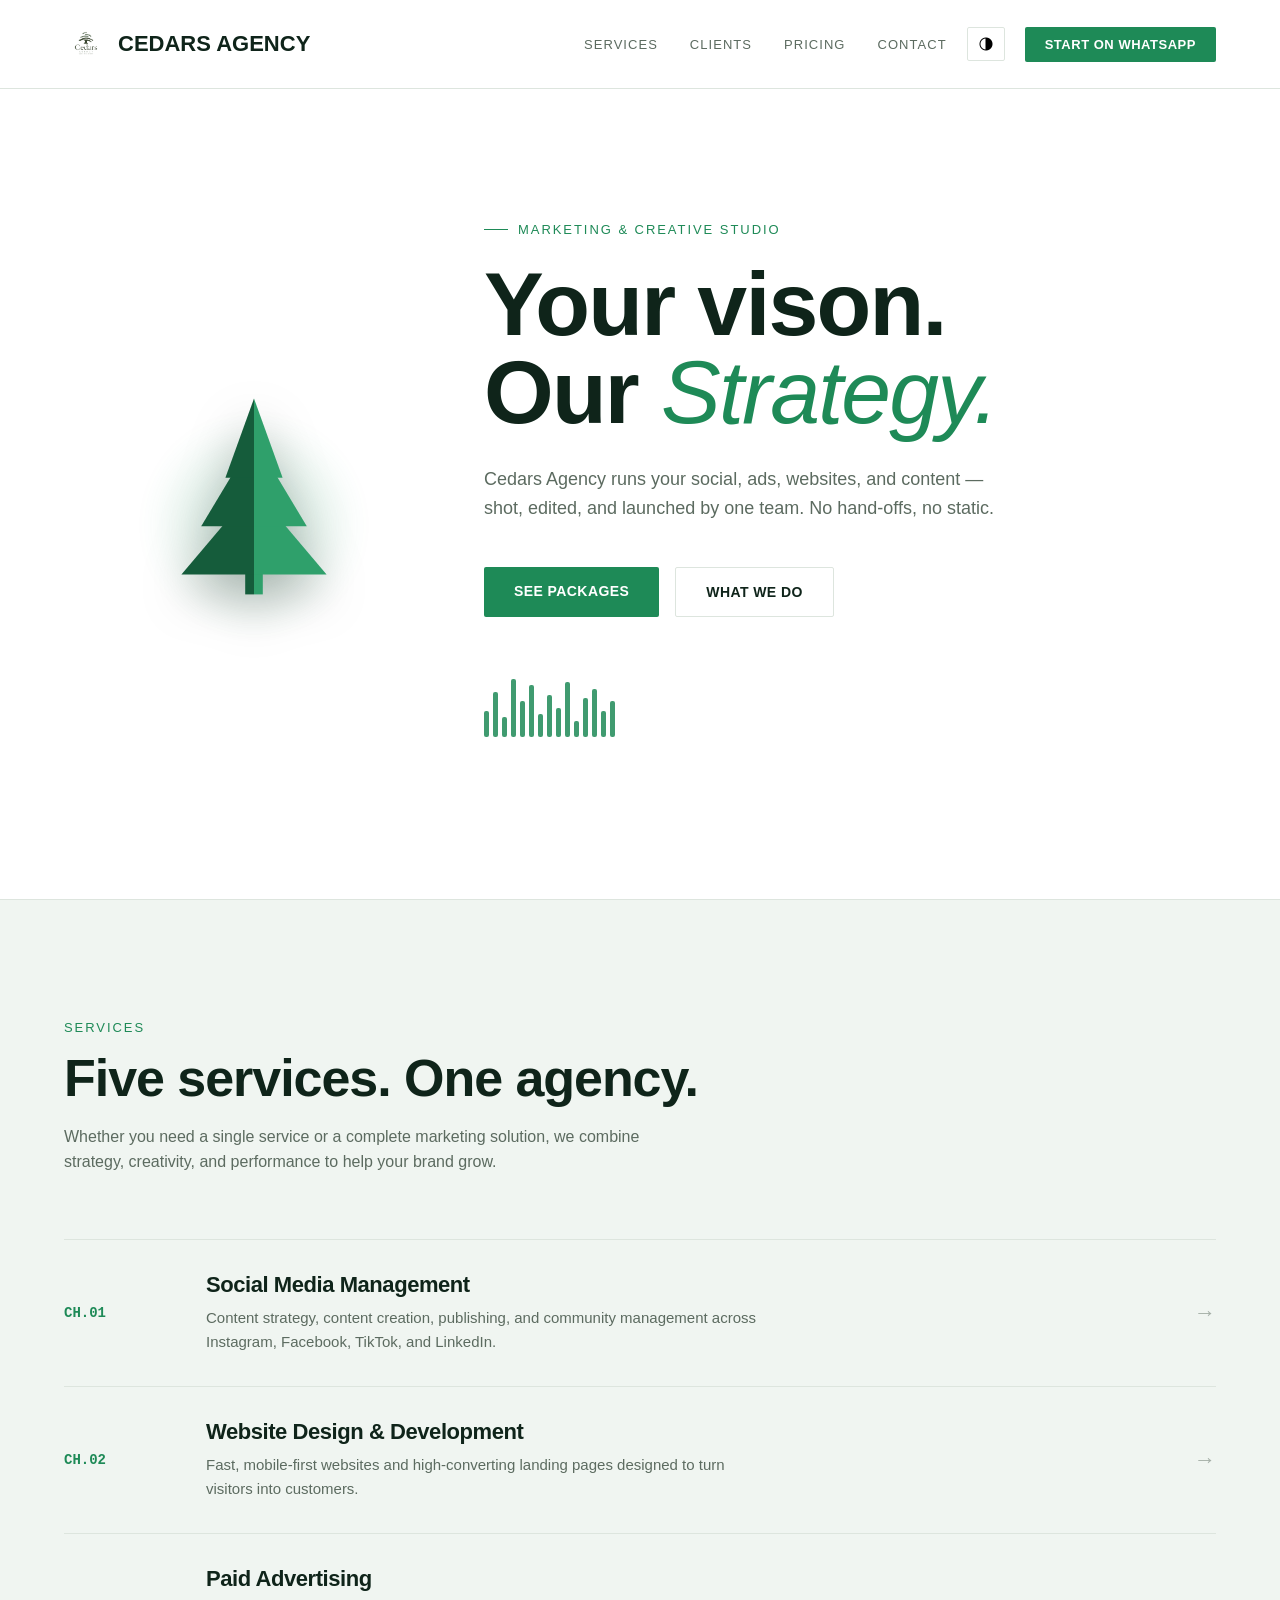
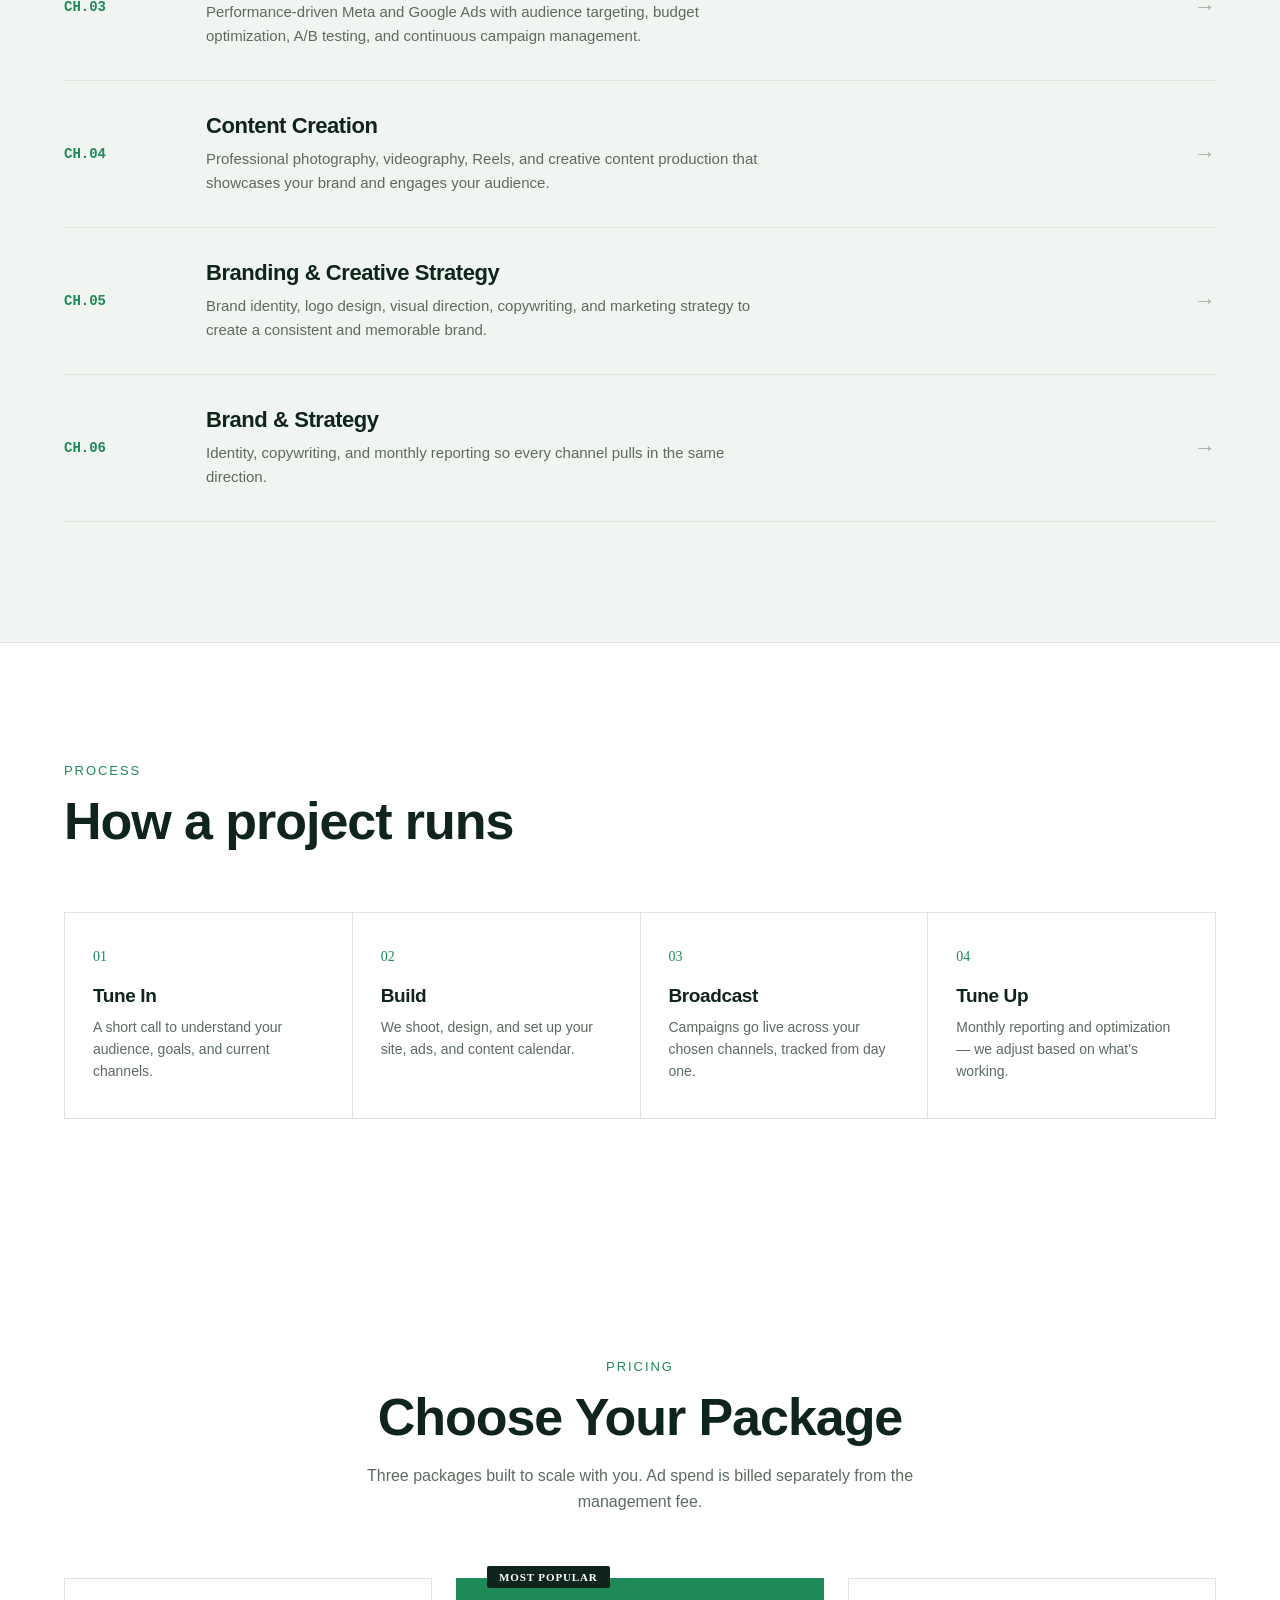
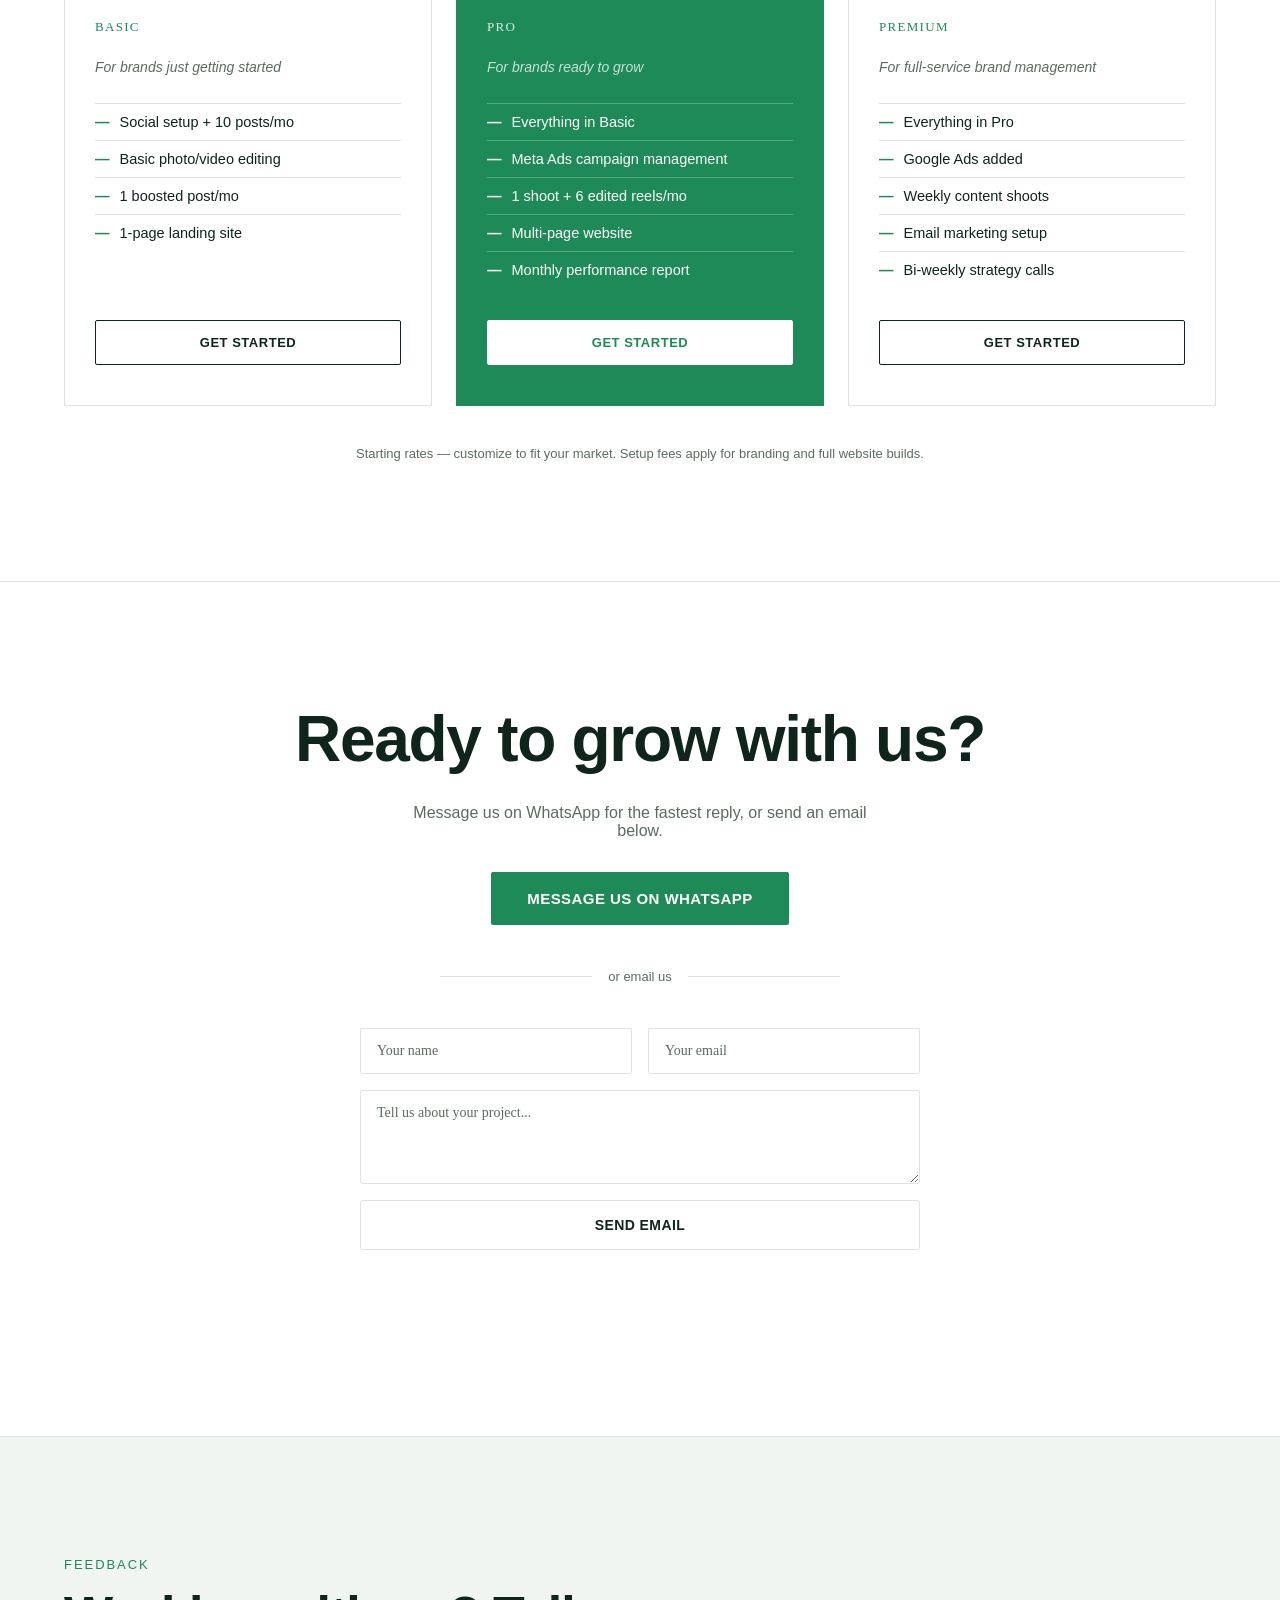
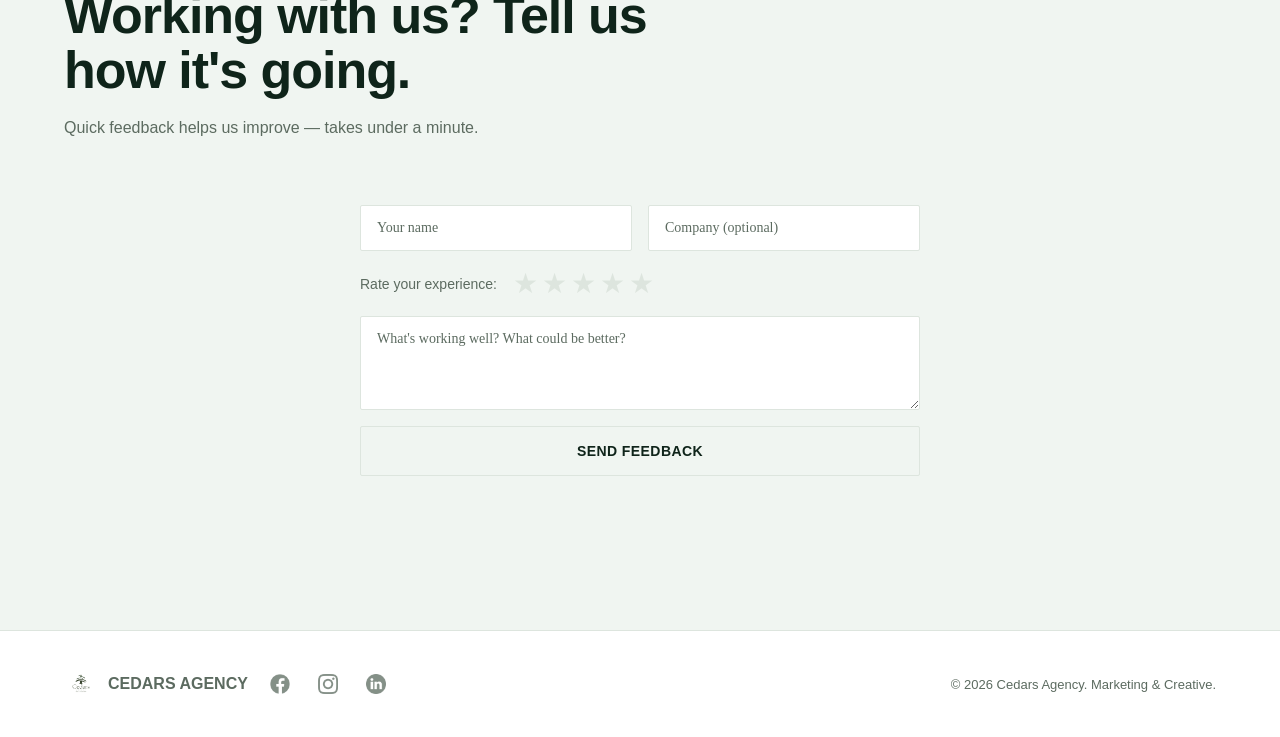
<file: index.html>
<!DOCTYPE html>
<html lang="en" dir="ltr" class="is-loading">

<head>
  <meta charset="UTF-8">
  <meta name="viewport"
    content="width=device-width, initial-scale=1.0, maximum-scale=1.0, minimum-scale=1.0, user-scalable=no">
  <title>Cedars Agency — Marketing & Creative Studio in Lebanon</title>

  <!-- ============================================================
  SEO — basic on-page tags.
  IMPORTANT: replace "https://www.cedarsagency.com/" everywhere
  below with your real domain once you have one (canonical, OG,
  Twitter, and the JSON-LD "url" field, plus robots.txt/sitemap.xml).
============================================================= -->
  <meta name="description"
    content="Cedars Agency is a full-service marketing and creative studio in Lebanon — Meta & social management, websites, ad campaigns, boosts, photography, video, and editing, all from one team.">
  <meta name="robots" content="index, follow">
  <link rel="canonical" href="https://www.cedarsagency.com/">
  <link rel="icon" type="image/png" href="logo/cedars-icon.png">
  <link rel="apple-touch-icon" href="logo/cedars-icon-apple.png">

  <meta property="og:type" content="website">
  <meta property="og:site_name" content="Cedars Agency">
  <meta property="og:title" content="Cedars Agency — Marketing & Creative Studio in Lebanon">
  <meta property="og:description"
    content="Meta & social, websites, ads & boosts, photo/video shooting and editing — one team, rooted in Lebanon.">
  <meta property="og:image" content="https://www.cedarsagency.com/logo/cedars-logo.png">
  <meta property="og:image:width" content="500">
  <meta property="og:image:height" content="500">
  <meta property="og:image:alt" content="Cedars Agency logo">
  <meta property="og:url" content="https://www.cedarsagency.com/">
  <meta property="og:locale" content="en">

  <meta name="theme-color" content="#FFFFFF" id="themeColorMeta">
  <link rel="manifest" href="manifest.json">

  <meta name="twitter:card" content="summary_large_image">
  <meta name="twitter:title" content="Cedars Agency — Marketing & Creative Studio in Lebanon">
  <meta name="twitter:description"
    content="Meta & social, websites, ads & boosts, photo/video shooting and editing — one team, rooted in Lebanon.">
  <meta name="twitter:image" content="https://www.cedarsagency.com/logo/cedars-logo.png">
  <meta name="twitter:image:alt" content="Cedars Agency logo">

  <!-- Structured data: helps Google understand this is a real local business -->
  <script type="application/ld+json">
{
  "@context": "https://schema.org",
  "@type": "MarketingAgency",
  "name": "Cedars Agency",
  "url": "https://www.cedarsagency.com/",
  "logo": "https://www.cedarsagency.com/logo/cedars-logo.png",
  "image": "https://www.cedarsagency.com/logo/cedars-logo.png",
  "areaServed": "LB",
  "description": "Full-service marketing and creative studio in Lebanon offering Meta & social management, websites, ad campaigns, boosts, photography, video, and editing.",
  "contactPoint": {
    "@type": "ContactPoint",
    "telephone": "+961-70-332-115",
    "contactType": "customer service",
    "areaServed": "LB"
  },
  "sameAs": []
}
</script>

  <!-- ============================================================
  SECURITY: Content-Security-Policy
  Only allow scripts/styles/fonts/connections from trusted origins.
  No third-party JS libraries are loaded — the 3D/animation effects
  below are pure CSS + vanilla JS, so script-src stays locked to 'self'.
============================================================= -->
  <meta http-equiv="Content-Security-Policy" content="default-src 'self';
           style-src 'self' 'unsafe-inline' https://fonts.googleapis.com;
           font-src https://fonts.gstatic.com;
           img-src 'self' data:;
           script-src 'self';
           connect-src 'self' https://formspree.io;
           frame-ancestors 'none';
           base-uri 'self';
           form-action 'self' https://formspree.io https://wa.me;">
  <meta http-equiv="X-Content-Type-Options" content="nosniff">
  <meta name="referrer" content="strict-origin-when-cross-origin">

  <link rel="preconnect" href="https://fonts.googleapis.com">
  <link rel="preconnect" href="https://fonts.gstatic.com" crossorigin>
  <link
    href="https://fonts.googleapis.com/css2?family=Space+Grotesk:wght@400;500;600;700&family=Inter:wght@400;500;600;700&family=IBM+Plex+Mono:wght@400;500;600&family=IBM+Plex+Sans+Arabic:wght@400;500;600;700&display=swap"
    rel="stylesheet">
  <link rel="stylesheet" href="styles.css">
  <noscript>
    <style>
      #preloader { display: none !important; }
      html.is-loading, html.is-loading body { overflow: auto !important; }
    </style>
  </noscript>
</head>

<body>

  <div id="preloader" aria-hidden="true">
    <div class="preloader-inner">
      <span class="preloader-ring"></span>
      <img class="preloader-logo" src="logo/cedars-logo.png" alt="">
    </div>
  </div>

  <header>
    <nav>
      <div class="logo">
        <img class="logo-mark" src="logo/cedars-logo.png" alt="Cedars Agency — Marketing & Growth">
        <span data-i18n="brand">CEDARS AGENCY</span>
      </div>
      <div class="nav-links">
        <ul>
          <li><a href="#channels" data-i18n="nav_services">Services</a></li>
          <li><a href="#clients" data-i18n="nav_clients">Clients</a></li>
          <li><a href="#pricing" data-i18n="nav_pricing">Pricing</a></li>
          <li><a href="#contact" data-i18n="nav_contact">Contact</a></li>
        </ul>
        <button id="themeToggle" class="theme-btn" type="button" aria-label="Toggle dark/light mode">
          <img class="theme-icon" src="icons/dark-mode.png" alt="">
        </button>
        <a id="nav-whatsapp" href="#" target="_blank" rel="noopener noreferrer" class="nav-cta"
          data-i18n="start_whatsapp">Start on WhatsApp</a>
      </div>
      <button class="menu-btn" id="menuBtn" aria-label="Open menu" aria-expanded="false">☰</button>
    </nav>

    <!-- Mobile menu -->
    <div class="mobile-menu" id="mobileMenu">
      <a href="#channels" data-i18n="nav_services">Services</a>
      <a href="#clients" data-i18n="nav_clients">Clients</a>
      <a href="#pricing" data-i18n="nav_pricing">Pricing</a>
      <a href="#contact" data-i18n="nav_contact">Contact</a>
      <button id="themeToggleMobile" class="theme-btn" type="button" aria-label="Toggle dark/light mode">
        <img class="theme-icon" src="icons/dark-mode.png" alt=""> <span data-i18n="toggle_theme">Theme</span>
      </button>
      <a id="mobile-whatsapp" href="#" target="_blank" rel="noopener noreferrer" class="nav-cta"
        data-i18n="start_whatsapp">Start on WhatsApp</a>
    </div>
  </header>

  <main>
    <section class="hero">
      <!-- ============================================================
    "3D" hero visual — pure CSS 3D transforms, no libraries.
    A layered, two-tone cedar silhouette (left half shaded darker,
    right half lighter, like sunlight from one side) gently sways
    on its Y axis inside a perspective container — reads as a
    dimensional cedar tree, not a flat icon.
  ============================================================= -->
      <div class="cedar-wrap" aria-hidden="true">
        <div class="cedar-glow"></div>
        <svg class="cedar-3d" viewBox="0 0 200 220" xmlns="http://www.w3.org/2000/svg">
          <!-- trunk -->
          <rect class="cedar-trunk-l" x="92" y="192" width="8" height="22" />
          <rect class="cedar-trunk-r" x="100" y="192" width="8" height="22" />
          <!-- bottom tier -->
          <polygon class="cedar-l" points="100,118 34,196 100,196" />
          <polygon class="cedar-r" points="100,118 100,196 166,196" />
          <!-- middle tier -->
          <polygon class="cedar-l" points="100,72 52,152 100,152" />
          <polygon class="cedar-r" points="100,72 100,152 148,152" />
          <!-- top tier -->
          <polygon class="cedar-l" points="100,36 74,108 100,108" />
          <polygon class="cedar-r" points="100,36 100,108 126,108" />
        </svg>
      </div>

      <div class="hero-content">
        <div class="hero-eyebrow" data-i18n="hero_eyebrow">Marketing &amp; Creative Studio</div>
        <h1><span data-i18n="hero_h1_line1">Your vison.</span><br><span data-i18n="hero_h1_line2">Our</span>
          <span class="accent" data-i18n="hero_h1_accent">Strategy.</span>
        </h1>
        <p class="hero-sub" data-i18n="hero_sub">Cedars Agency runs your social, ads, websites, and content — shot,
          edited, and launched by one team. No hand-offs, no static.</p>
        <div class="hero-actions">
          <a href="#pricing" class="btn-primary" data-i18n="see_packages">See Packages</a>
          <a href="#channels" class="btn-secondary" data-i18n="what_we_do">What We Do</a>
        </div>
        <div class="waveform" aria-hidden="true">
          <span style="height:40%;animation-delay:0s"></span>
          <span style="height:70%;animation-delay:0.1s"></span>
          <span style="height:30%;animation-delay:0.2s"></span>
          <span style="height:90%;animation-delay:0.3s"></span>
          <span style="height:55%;animation-delay:0.4s"></span>
          <span style="height:80%;animation-delay:0.5s"></span>
          <span style="height:35%;animation-delay:0.6s"></span>
          <span style="height:65%;animation-delay:0.7s"></span>
          <span style="height:45%;animation-delay:0.8s"></span>
          <span style="height:85%;animation-delay:0.9s"></span>
          <span style="height:25%;animation-delay:1s"></span>
          <span style="height:60%;animation-delay:1.1s"></span>
          <span style="height:75%;animation-delay:1.2s"></span>
          <span style="height:40%;animation-delay:1.3s"></span>
          <span style="height:55%;animation-delay:1.4s"></span>
        </div>
      </div>
    </section>

    <section class="channels" id="channels">
      <div class="section-head reveal">
        <span class="eyebrow" data-i18n="services_eyebrow">Services</span>
        <h2 data-i18n="services_h2">Five services. One agency.</h2>
        <p data-i18n="services_p">Whether you need a single service or a complete marketing solution, we combine
          strategy, creativity, and performance to help your brand grow.</p>
      </div>
      <div class="channel-list">
        <div class="channel reveal">
          <div class="channel-code mono">CH.01</div>
          <div class="channel-body">
            <h3 data-i18n="ch1_title">Social Media Management</h3>
            <p data-i18n="ch1_desc">Content strategy, content creation, publishing, and community management across
              Instagram, Facebook, TikTok, and LinkedIn.</p>
          </div>
          <div class="channel-arrow">→</div>
        </div>
        <div class="channel reveal">
          <div class="channel-code mono">CH.02</div>
          <div class="channel-body">
            <h3 data-i18n="ch2_title">Website Design &amp; Development</h3>
            <p data-i18n="ch2_desc">Fast, mobile-first websites and high-converting landing pages designed to turn
              visitors into customers.</p>
          </div>
          <div class="channel-arrow">→</div>
        </div>
        <div class="channel reveal">
          <div class="channel-code mono">CH.03</div>
          <div class="channel-body">
            <h3 data-i18n="ch3_title">Paid Advertising</h3>
            <p data-i18n="ch3_desc">Performance-driven Meta and Google Ads with audience targeting, budget optimization,
              A/B testing, and continuous campaign management.</p>
          </div>
          <div class="channel-arrow">→</div>
        </div>
        <div class="channel reveal">
          <div class="channel-code mono">CH.04</div>
          <div class="channel-body">
            <h3 data-i18n="ch4_title">Content Creation</h3>
            <p data-i18n="ch4_desc">Professional photography, videography, Reels, and creative content production that
              showcases your brand and engages your audience.</p>
          </div>
          <div class="channel-arrow">→</div>
        </div>
        <div class="channel reveal">
          <div class="channel-code mono">CH.05</div>
          <div class="channel-body">
            <h3 data-i18n="ch5_title">Branding &amp; Creative Strategy</h3>
            <p data-i18n="ch5_desc">Brand identity, logo design, visual direction, copywriting, and marketing strategy
              to create a consistent and memorable brand.</p>
          </div>
          <div class="channel-arrow">→</div>
        </div>
        <div class="channel reveal">
          <div class="channel-code mono">CH.06</div>
          <div class="channel-body">
            <h3 data-i18n="ch6_title">Brand &amp; Strategy</h3>
            <p data-i18n="ch6_desc">Identity, copywriting, and monthly reporting so every channel pulls in the same
              direction.</p>
          </div>
          <div class="channel-arrow">→</div>
        </div>
      </div>
    </section>

    <section id="process">
      <div class="section-head reveal">
        <span class="eyebrow" data-i18n="process_eyebrow">Process</span>
        <h2 data-i18n="process_h2">How a project runs</h2>
      </div>
      <div class="process-grid">
        <div class="process-step reveal">
          <span class="num mono">01</span>
          <h3 data-i18n="proc1_title">Tune In</h3>
          <p data-i18n="proc1_desc">A short call to understand your audience, goals, and current channels.</p>
        </div>
        <div class="process-step reveal">
          <span class="num mono">02</span>
          <h3 data-i18n="proc2_title">Build</h3>
          <p data-i18n="proc2_desc">We shoot, design, and set up your site, ads, and content calendar.</p>
        </div>
        <div class="process-step reveal">
          <span class="num mono">03</span>
          <h3 data-i18n="proc3_title">Broadcast</h3>
          <p data-i18n="proc3_desc">Campaigns go live across your chosen channels, tracked from day one.</p>
        </div>
        <div class="process-step reveal">
          <span class="num mono">04</span>
          <h3 data-i18n="proc4_title">Tune Up</h3>
          <p data-i18n="proc4_desc">Monthly reporting and optimization — we adjust based on what's working.</p>
        </div>
      </div>
    </section>

    <!--- <section class="clients" id="clients">
      <div class="section-head reveal">
        <span class="eyebrow" data-i18n="clients_eyebrow">Our Clients</span>
        <h2 data-i18n="clients_h2">Growing with Cedars Agency</h2>
        <p data-i18n="clients_p">A few of the brands we've built pages, campaigns, and content for.</p>
      </div>
      <div class="client-grid" id="clientGrid">
         Duplicate this block for each client. Replace href, name, and description. 
        </div>
    </section> -->

    <section class="pricing" id="pricing">
      <div class="section-head reveal" style="margin-left:auto;margin-right:auto;text-align:center;">
        <span class="eyebrow" data-i18n="pricing_eyebrow">Pricing</span>
        <h2 data-i18n="pricing_h2">Choose Your Package</h2>
        <p data-i18n="pricing_p">Three packages built to scale with you. Ad spend is billed separately from the
          management fee.</p>
      </div>
      <div class="tiers">
        <div class="tier tilt reveal">
          <div class="tier-label mono" data-i18n="tier_basic_label">Basic</div>
          <div class="tier-desc" data-i18n="tier_basic_desc">For brands just getting started</div>
          <ul class="tier-features">
            <li data-i18n="basic_f1">Social setup + 10 posts/mo</li>
            <li data-i18n="basic_f2">Basic photo/video editing</li>
            <li data-i18n="basic_f3">1 boosted post/mo</li>
            <li data-i18n="basic_f4">1-page landing site</li>
          </ul>
          <a href="#" class="tier-cta whatsapp-link" data-msg="Hi Cedars Agency, I'm interested in the Basic package."
            target="_blank" rel="noopener noreferrer" data-i18n="get_started">Get Started</a>
        </div>
        <div class="tier featured tilt reveal">
          <div class="tier-badge" data-i18n="most_popular">Most Popular</div>
          <div class="tier-label mono" data-i18n="tier_pro_label">Pro</div>
          <div class="tier-desc" data-i18n="tier_pro_desc">For brands ready to grow</div>
          <ul class="tier-features">
            <li data-i18n="pro_f1">Everything in Basic</li>
            <li data-i18n="pro_f2">Meta Ads campaign management</li>
            <li data-i18n="pro_f3">1 shoot + 6 edited reels/mo</li>
            <li data-i18n="pro_f4">Multi-page website</li>
            <li data-i18n="pro_f5">Monthly performance report</li>
          </ul>
          <a href="#" class="tier-cta whatsapp-link" data-msg="Hi Cedars Agency, I'm interested in the Pro package."
            target="_blank" rel="noopener noreferrer" data-i18n="get_started">Get Started</a>
        </div>
        <div class="tier tilt reveal">
          <div class="tier-label mono" data-i18n="tier_premium_label">Premium</div>
          <div class="tier-desc" data-i18n="tier_premium_desc">For full-service brand management</div>
          <ul class="tier-features">
            <li data-i18n="premium_f1">Everything in Pro</li>
            <li data-i18n="premium_f2">Google Ads added</li>
            <li data-i18n="premium_f3">Weekly content shoots</li>
            <li data-i18n="premium_f4">Email marketing setup</li>
            <li data-i18n="premium_f5">Bi-weekly strategy calls</li>
          </ul>
          <a href="#" class="tier-cta whatsapp-link" data-msg="Hi Cedars Agency, I'm interested in the Premium package."
            target="_blank" rel="noopener noreferrer" data-i18n="get_started">Get Started</a>
        </div>
      </div>
      <p class="pricing-note" data-i18n="pricing_note">Starting rates — customize to fit your market. Setup fees apply
        for branding and full website builds.</p>
    </section>

    <section class="contact" id="contact">
      <h2 data-i18n="contact_h2">Ready to grow with us?</h2>
      <p data-i18n="contact_p">Message us on WhatsApp for the fastest reply, or send an email below.</p>

      <a id="contact-whatsapp" href="#" target="_blank" rel="noopener noreferrer" class="btn-primary whatsapp-btn"
        data-i18n="message_whatsapp">
        Message us on WhatsApp
      </a>

      <div class="divider"><span data-i18n="or_email">or email us</span></div>

      <form id="contactForm" class="contact-form" action="https://formspree.io/f/xrewrvnk" method="POST"
        autocomplete="off">
        <input type="text" name="_gotcha" class="honeypot" tabindex="-1" autocomplete="off">
        <div class="form-row">
          <input type="text" name="name" data-i18n-placeholder="your_name" placeholder="Your name" required
            maxlength="80">
          <input type="email" name="email" data-i18n-placeholder="your_email" placeholder="Your email" required
            maxlength="120">
        </div>
        <textarea name="message" data-i18n-placeholder="tell_project" placeholder="Tell us about your project..."
          required maxlength="1000" rows="4"></textarea>
        <button type="submit" class="btn-secondary" style="width:100%;" data-i18n="send_email">Send Email</button>
        <p class="form-status" id="formStatus" role="status" aria-live="polite"></p>
      </form>
    </section>

    <section class="feedback" id="feedback">
      <div class="section-head reveal">
        <span class="eyebrow" data-i18n="feedback_eyebrow">Feedback</span>
        <h2 data-i18n="feedback_h2">Working with us? Tell us how it's going.</h2>
        <p data-i18n="feedback_p">Quick feedback helps us improve — takes under a minute.</p>
      </div>
      <form id="feedbackForm" class="feedback-form reveal" action="https://formspree.io/f/xrewrvnk" method="POST"
        autocomplete="off">
        <input type="text" name="_gotcha" class="honeypot" tabindex="-1" autocomplete="off">
        <div class="form-row">
          <input type="text" name="name" data-i18n-placeholder="your_name" placeholder="Your name" required
            maxlength="80">
          <input type="text" name="company" data-i18n-placeholder="company_optional" placeholder="Company (optional)"
            maxlength="80">
        </div>
        <div class="rating-row" role="radiogroup" aria-label="Rate your experience">
          <span class="rating-label" data-i18n="rate_experience">Rate your experience:</span>
          <div class="stars" id="starRating">
            <input type="radio" name="rating" value="5" id="r5"><label for="r5">★</label>
            <input type="radio" name="rating" value="4" id="r4"><label for="r4">★</label>
            <input type="radio" name="rating" value="3" id="r3"><label for="r3">★</label>
            <input type="radio" name="rating" value="2" id="r2"><label for="r2">★</label>
            <input type="radio" name="rating" value="1" id="r1"><label for="r1">★</label>
          </div>
        </div>
        <textarea name="feedback" data-i18n-placeholder="feedback_placeholder"
          placeholder="What's working well? What could be better?" required maxlength="1000" rows="4"></textarea>
        <button type="submit" class="btn-secondary" style="width:100%;" data-i18n="send_feedback">Send Feedback</button>
        <p class="form-status" id="feedbackStatus" role="status" aria-live="polite"></p>
      </form>
    </section>
  </main>

  <footer>
    <div class="logo" style="font-size:16px;">
      <img class="logo-mark logo-mark-sm" src="logo/cedars-logo.png" alt="Cedars Agency — Marketing & Growth">
      <span data-i18n="brand">CEDARS AGENCY</span>
    </div>
    <div class="social-links">
      <a href="https://facebook.com/YOUR_PAGE" target="_blank" rel="noopener noreferrer" aria-label="Facebook">
        <span class="social-icons"
          style="mask-image:url('icons/facebook.png'); -webkit-mask-image:url('icons/facebook.png');"></span>
      </a>
      <a href="https://instagram.com/YOUR_HANDLE" target="_blank" rel="noopener noreferrer" aria-label="Instagram">
        <span class="social-icons"
          style="mask-image:url('icons/instagram.png'); -webkit-mask-image:url('icons/instagram.png');"></span>
      </a>
      <a href="https://linkedin.com/company/YOUR_PAGE" target="_blank" rel="noopener noreferrer" aria-label="LinkedIn">
        <span class="social-icons"
          style="mask-image:url('icons/linkedin.png'); -webkit-mask-image:url('icons/linkedin.png');"></span>
      </a>
    </div>
    <div data-i18n="footer_text">© 2026 Cedars Agency. Marketing &amp; Creative.</div>
  </footer>


  <script src="theme.js"></script>
  <script src="script.js"></script>
  <script src="clients.js"></script>
</body>

</html>
</file>
<file: styles.css>
/* ============================================================
   THEME SYSTEM — green & white, light by day / dark by night.
   theme.js sets <html data-theme="light|dark">. All colors below
   are semantic variables so every section follows the theme
   automatically — nothing is hardcoded per-section.
============================================================= */
html[data-theme="light"] {
  --bg: #FFFFFF;
  --bg-alt: #F0F5F1;
  /* subtle green-tinted alt sections */
  --bg-card: #FFFFFF;
  --text: #0F241A;
  --text-muted: #5C6B60;
  --accent: #1E8A57;
  /* cool saturated green — pops on white */
  --accent-contrast: #FFFFFF;
  --line: #DDE5DE;
  --cedar-dark: #155C3B;
  --cedar-light: #2FA06B;
}

html[data-theme="dark"] {
  --bg: #0D1712;
  --bg-alt: #111F16;
  --bg-card: #16241A;
  --text: #F3F6F1;
  --text-muted: #93A599;
  --accent: #34D179;
  /* bright cool mint — pops on near-black */
  --accent-contrast: #08130D;
  --line: #22322A;
  --cedar-dark: #1B4B32;
  --cedar-light: #4BC98A;
}

* {
  margin: 0;
  padding: 0;
  box-sizing: border-box;
}

html {
  touch-action: pan-y;
}

/* backup for iOS Safari, which sometimes ignores user-scalable=no */
html {
  scroll-behavior: smooth;
}

html {
  overflow-x: hidden;
  max-width: 100%;
  overscroll-behavior-x: none;
}

body {
  overscroll-behavior-x: none;
  background: var(--bg);
  color: var(--text);
  font-family: 'Inter', sans-serif;
  overflow-x: hidden;
  transition: background .4s ease, color .4s ease;
}

h1,
h2,
h3,
.display {
  font-family: 'Space Grotesk', sans-serif;
  font-weight: 700;
  letter-spacing: -0.02em;
}

.mono {
  font-family: 'IBM Plex Mono', monospace;
  direction: ltr;
  unicode-bidi: isolate;
}

a {
  text-decoration: none;
  color: inherit;
}

::selection {
  background: var(--accent);
  color: var(--accent-contrast);
}



@media (prefers-reduced-motion: reduce) {
  * {
    animation-duration: 0.01ms !important;
    animation-iteration-count: 1 !important;
    transition-duration: 0.01ms !important;
  }
}

/* ============================================================
   PRELOADER — full-screen splash shown while the page loads.
   Pure CSS animation; script.js fades it out and removes it
   from the DOM once the window has finished loading.
============================================================= */
html.is-loading,
html.is-loading body {
  overflow: hidden;
}

#preloader {
  position: fixed;
  inset: 0;
  z-index: 1000;
  display: flex;
  align-items: center;
  justify-content: center;
  background: var(--bg);
  transition: opacity .5s ease, visibility .5s ease;
}

#preloader.preloader-hidden {
  opacity: 0;
  visibility: hidden;
  pointer-events: none;
}

.preloader-inner {
  position: relative;
  width: 96px;
  height: 96px;
  display: flex;
  align-items: center;
  justify-content: center;
}

.preloader-ring {
  position: absolute;
  inset: 0;
  border-radius: 50%;
  border: 3px solid var(--line);
  border-top-color: var(--accent);
  animation: preloader-spin 0.9s linear infinite;
}

.preloader-logo {
  width: 52px;
  height: 52px;
  object-fit: contain;
  animation: preloader-pulse 1.6s ease-in-out infinite;
}

@keyframes preloader-spin {
  to {
    transform: rotate(360deg);
  }
}

@keyframes preloader-pulse {

  0%,
  100% {
    transform: scale(1);
    opacity: 1;
  }

  50% {
    transform: scale(0.88);
    opacity: 0.7;
  }
}

/* NAV */
nav {
  position: fixed;
  top: 0;
  left: 0;
  right: 0;
  z-index: 100;
  display: flex;
  align-items: center;
  justify-content: space-between;
  padding: 22px 5%;
  background: color-mix(in srgb, var(--bg) 85%, transparent);
  backdrop-filter: blur(10px);
  border-bottom: 1px solid var(--line);
  transition: background .4s ease, border-color .4s ease;
  overflow: hidden;
  /* nav is position:fixed, so html/body's overflow-x:hidden can't contain it — this can */
  max-width: 100vw;
}

.logo {
  font-size: 22px;
  font-weight: 700;
  display: flex;
  align-items: center;
  gap: 10px;
  white-space: nowrap;
  min-width: 0;
  /* allows this flex child to shrink instead of forcing nav wider than the screen */
  overflow: hidden;
}

.logo span[data-i18n="brand"] {
  overflow: hidden;
  text-overflow: ellipsis;
  min-width: 0;
}

.logo-mark {
  height: 44px;
  width: auto;
  flex-shrink: 0;
  display: block;
}

.logo-mark-sm {
  height: 34px;
  width: auto;
}

/* This logo image has a fixed dark-green color with no light variant,
   so it has poor contrast against the dark-mode background (~1.9:1,
   below the 3:1 minimum for graphics). Give it a light backing plate
   in dark mode only, so the artwork stays untouched but stays visible. */
html[data-theme="dark"] .logo {
  background: #F7F5EF;
  padding: 6px 12px;
  border-radius: 8px;
  color: #0F241A;
  /* the plate is always light, so force dark text here regardless of theme */
}

.sr-only {
  position: absolute;
  width: 1px;
  height: 1px;
  padding: 0;
  margin: -1px;
  overflow: hidden;
  clip: rect(0, 0, 0, 0);
  white-space: nowrap;
  border: 0;
}

nav ul {
  display: flex;
  gap: 32px;
  list-style: none;
}

nav ul li a {
  font-size: 13px;
  letter-spacing: 0.08em;
  text-transform: uppercase;
  color: var(--text-muted);
  transition: color .2s;
}

nav ul li a:hover {
  color: var(--text);
}

nav ul li a:focus-visible,
a:focus-visible,
button:focus-visible {
  outline: 2px solid var(--accent);
  outline-offset: 4px;
}

.nav-links {
  display: flex;
  align-items: center;
  gap: 20px;
}

.nav-cta {
  background: var(--accent);
  color: var(--accent-contrast) !important;
  padding: 10px 20px;
  border-radius: 2px;
  font-weight: 600;
  font-size: 13px;
  letter-spacing: 0.04em;
  text-transform: uppercase;
  white-space: nowrap;
  transition: filter .2s;
}

.nav-cta:hover {
  filter: brightness(1.1);
}

.lang-btn,
.theme-btn {
  background: transparent;
  border: 1px solid var(--line);
  color: var(--text);
  padding: 8px 12px;
  font-size: 12px;
  letter-spacing: 0.04em;
  border-radius: 2px;
  cursor: pointer;
  font-family: 'IBM Plex Mono', monospace;
  white-space: nowrap;
  transition: border-color .2s;
}

.theme-btn {
  font-size: 15px;
  line-height: 1;
  padding: 8px 10px;
  display: inline-flex;
  align-items: center;
  gap: 8px;
}

.theme-icon {
  width: 16px;
  height: 16px;
  display: inline-block;
  vertical-align: middle;
  transition: filter .3s ease;
}

/* Icons are plain black shapes on a transparent background — invert
   them to white in dark mode so they stay visible on the dark bg. */
html[data-theme="dark"] .theme-icon {
  filter: invert(1);
}

.lang-btn:hover,
.theme-btn:hover {
  border-color: var(--accent);
}

.menu-btn {
  display: none;
  background: none;
  border: none;
  color: var(--text);
  font-size: 24px;
  cursor: pointer;
}

/* Mobile menu */
.mobile-menu {
  display: none;
  flex-direction: column;
  gap: 0;
  position: fixed;
  top: 73px;
  left: 0;
  right: 0;
  background: var(--bg);
  border-bottom: 1px solid var(--line);
  z-index: 99;
  padding: 8px 5% 20px;
}

.mobile-menu.open {
  display: flex;
}

.mobile-menu a {
  padding: 14px 0;
  border-bottom: 1px solid var(--line);
  font-size: 14px;
  text-transform: uppercase;
  letter-spacing: 0.06em;
  color: var(--text-muted);
}

.mobile-menu .lang-btn,
.mobile-menu .theme-btn {
  margin-top: 14px;
  text-align: center;
}

.mobile-menu a.nav-cta {
  text-align: center;
  margin-top: 14px;
  border-bottom: none;
}

/* HERO */
.hero {
  min-height: 100vh;
  display: flex;
  align-items: center;
  justify-content: space-between;
  gap: 40px;
  flex-wrap: wrap;
  padding: 140px 5% 80px;
  position: relative;
  border-bottom: 1px solid var(--line);
}

.hero-content {
  flex: 1 1 480px;
  position: relative;
  z-index: 2;
}

.hero-eyebrow {
  color: var(--accent);
  font-size: 13px;
  letter-spacing: 0.15em;
  text-transform: uppercase;
  margin-bottom: 24px;
  display: flex;
  align-items: center;
  gap: 10px;
}

.hero-eyebrow::before {
  content: '';
  width: 24px;
  height: 1px;
  background: var(--accent);
  flex-shrink: 0;
}

.hero h1 {
  font-size: clamp(44px, 7vw, 100px);
  line-height: 0.98;
  max-width: 900px;
}

.hero h1 .accent {
  color: var(--accent);
  font-style: italic;
  font-weight: 500;
}

.hero-sub {
  max-width: 520px;
  margin-top: 28px;
  font-size: 18px;
  color: var(--text-muted);
  line-height: 1.6;
}





.hero-actions {
  display: flex;
  gap: 16px;
  margin-top: 44px;
  flex-wrap: wrap;
}

.btn-primary {
  background: var(--accent);
  color: var(--accent-contrast);
  padding: 16px 30px;
  font-weight: 600;
  font-size: 14px;
  letter-spacing: 0.03em;
  text-transform: uppercase;
  border-radius: 2px;
  transition: transform .2s, filter .2s;
  display: inline-block;
  border: none;
  cursor: pointer;
}

.btn-primary:hover {
  filter: brightness(1.1);
  transform: translateY(-2px);
}

.btn-secondary {
  border: 1px solid var(--line);
  color: var(--text);
  padding: 16px 30px;
  font-weight: 600;
  font-size: 14px;
  letter-spacing: 0.03em;
  text-transform: uppercase;
  border-radius: 2px;
  transition: border-color .2s;
  display: inline-block;
  background: transparent;
  cursor: pointer;
}

.btn-secondary:hover {
  border-color: var(--text);
}

/* waveform */
.waveform {
  display: flex;
  align-items: flex-end;
  gap: 4px;
  height: 64px;
  margin-top: 56px;
}

.waveform span {
  width: 5px;
  background: var(--accent);
  border-radius: 2px;
  opacity: 0.85;
  animation: wave 1.4s ease-in-out infinite;
}

@keyframes wave {

  0%,
  100% {
    transform: scaleY(0.25);
  }

  50% {
    transform: scaleY(1);
  }
}

/* ============================================================
   3D CEDAR — pure CSS/SVG, no libraries.
   Each tier of the tree is split into a left (darker) and right
   (lighter) polygon, like sunlight falling on one side. The whole
   tree sways gently on its Y axis inside a perspective container,
   which reads as a dimensional object rather than a flat icon.
============================================================= */
.cedar-wrap {
  flex: 0 0 380px;
  width: 380px;
  height: 380px;
  display: flex;
  align-items: center;
  justify-content: center;
  perspective: 1200px;
  position: relative;
  z-index: 1;
}

.cedar-glow {
  position: absolute;
  left: 50%;
  top: 62%;
  width: 220px;
  height: 220px;
  margin: -110px;
  background: radial-gradient(circle, var(--cedar-light) 0%, transparent 70%);
  opacity: 0.25;
  filter: blur(10px);
  animation: cedar-glow-pulse 4s ease-in-out infinite;
}

@keyframes cedar-glow-pulse {

  0%,
  100% {
    opacity: 0.18;
    transform: scale(1);
  }

  50% {
    opacity: 0.32;
    transform: scale(1.08);
  }
}

.cedar-3d {
  width: 220px;
  height: 242px;
  transform-style: preserve-3d;
  animation: cedar-sway 6s ease-in-out infinite alternate;
  filter: drop-shadow(0 18px 24px rgba(0, 0, 0, 0.25));
}

@keyframes cedar-sway {
  0% {
    transform: rotateY(-16deg) rotateX(2deg);
  }

  100% {
    transform: rotateY(16deg) rotateX(-2deg);
  }
}

.cedar-l {
  fill: var(--cedar-dark);
}

.cedar-r {
  fill: var(--cedar-light);
}

.cedar-trunk-l {
  fill: var(--cedar-dark);
}

.cedar-trunk-r {
  fill: var(--cedar-light);
}

/* ============================================================
   DEFENSIVE OVERFLOW CONTAINMENT
   Belt-and-suspenders fix for a real (non-bounce) horizontal
   scroll that only shows up on real phones in Arabic mode and
   can't be reproduced on desktop. Rather than hunt for one exact
   element, clip overflow at every major layout container so
   nothing inside them — regardless of cause — can force the
   page wider than the screen.
============================================================= */
header,
main,
footer,
section {
  max-width: 100%;
  overflow-x: hidden;
}

/* section shared */
section {
  padding: 120px 5%;
}

.section-head {
  max-width: 640px;
  margin-bottom: 64px;
}

.eyebrow {
  color: var(--accent);
  font-size: 13px;
  letter-spacing: 0.15em;
  text-transform: uppercase;
  margin-bottom: 16px;
  display: block;
}

.section-head h2 {
  font-size: clamp(32px, 4.5vw, 52px);
  line-height: 1.05;
}

.section-head p {
  color: var(--text-muted);
  margin-top: 18px;
  font-size: 16px;
  line-height: 1.6;
}

/* ============================================================
   SCROLL-REVEAL
============================================================= */
.reveal {
  opacity: 0;
  transform: translateY(28px);
  transition: opacity .7s ease, transform .7s ease;
}

.reveal.in-view {
  opacity: 1;
  transform: translateY(0);
}

/* CHANNELS (services) */
.channels {
  border-bottom: 1px solid var(--line);
  background: var(--bg-alt);
}

.channel-list {
  border-top: 1px solid var(--line);
}

.channel {
  display: grid;
  grid-template-columns: 110px 1fr 40px;
  align-items: center;
  gap: 32px;
  padding: 32px 0;
  border-bottom: 1px solid var(--line);
  transition: padding-inline-start .3s, background .3s;
  cursor: default;
}

.channel:hover {
  padding-inline-start: 16px;
  background: color-mix(in srgb, var(--accent) 6%, transparent);
}

.channel-code {
  font-size: 14px;
  color: var(--accent);
  font-weight: 600;
}

.channel-body h3 {
  font-size: 22px;
  font-weight: 600;
  margin-bottom: 8px;
  font-family: 'Space Grotesk', sans-serif;
}

.channel-body p {
  color: var(--text-muted);
  font-size: 15px;
  max-width: 560px;
  line-height: 1.6;
}

.channel-arrow {
  font-size: 22px;
  color: var(--text-muted);
  opacity: 0.5;
  text-align: end;
}

/* PROCESS */
.process-grid {
  display: grid;
  grid-template-columns: repeat(4, 1fr);
  gap: 1px;
  background: var(--line);
  border: 1px solid var(--line);
}

.process-step {
  background: var(--bg);
  padding: 36px 28px;
}

.process-step .num {
  font-family: 'IBM Plex Mono';
  color: var(--accent);
  font-size: 14px;
  margin-bottom: 20px;
  display: block;
}

.process-step h3 {
  font-size: 19px;
  margin-bottom: 10px;
}

.process-step p {
  color: var(--text-muted);
  font-size: 14px;
  line-height: 1.55;
}

/* CLIENTS */
.clients {
  background: var(--bg-alt);
  border-bottom: 1px solid var(--line);
}

.client-grid {
  display: grid;
  grid-template-columns: repeat(3, 1fr);
  gap: 20px;
}

.client-card {
  border: 1px solid var(--line);
  padding: 30px;
  display: block;
  background: var(--bg-card);
  transition: border-color .25s;
  transform-style: preserve-3d;
  will-change: transform;
}

.client-card:hover {
  border-color: var(--accent);
}

.client-tag {
  font-size: 11px;
  color: var(--accent);
  letter-spacing: 0.1em;
  margin-bottom: 14px;
}

.client-card h3 {
  font-size: 19px;
  margin-bottom: 8px;
}

.client-card p {
  color: var(--text-muted);
  font-size: 14px;
  line-height: 1.5;
  margin-bottom: 18px;
}

.client-link {
  font-size: 13px;
  font-weight: 600;
  color: var(--accent);
  display: inline-block;
}

/* PRICING */
.pricing {
  background: var(--bg);
}

.tiers {
  display: grid;
  grid-template-columns: repeat(3, 1fr);
  gap: 24px;
}

.tier {
  border: 1px solid var(--line);
  background: var(--bg-card);
  padding: 40px 30px;
  display: flex;
  flex-direction: column;
  transition: box-shadow .25s;
  transform-style: preserve-3d;
  will-change: transform;
}

.tier:hover {
  box-shadow: 0 24px 48px rgba(0, 0, 0, 0.08);
}

.tier.featured {
  background: var(--accent);
  color: var(--accent-contrast);
  border-color: var(--accent);
  position: relative;
}

.tier-badge {
  position: absolute;
  top: -13px;
  left: 30px;
  background: var(--text);
  color: var(--bg);
  font-size: 11px;
  font-weight: 700;
  letter-spacing: 0.08em;
  padding: 5px 12px;
  border-radius: 2px;
  text-transform: uppercase;
  font-family: 'IBM Plex Mono';
}

.tier-label {
  font-family: 'IBM Plex Mono';
  font-size: 13px;
  letter-spacing: 0.1em;
  color: var(--accent);
  margin-bottom: 14px;
  text-transform: uppercase;
}

.tier.featured .tier-label {
  color: var(--accent-contrast);
  opacity: 0.85;
}

.tier-price {
  font-family: 'Space Grotesk';
  font-size: 44px;
  font-weight: 700;
}

.tier-price span {
  font-size: 15px;
  font-weight: 500;
  color: var(--text-muted);
  font-family: 'Inter';
}

.tier.featured .tier-price span {
  color: var(--accent-contrast);
  opacity: 0.75;
}

.tier-desc {
  font-size: 14px;
  color: var(--text-muted);
  margin: 10px 0 28px;
  font-style: italic;
}



.tier.featured .tier-desc {
  color: var(--accent-contrast);
  opacity: 0.75;
}

.tier-features {
  list-style: none;
  margin-bottom: 32px;
  flex: 1;
}

.tier-features li {
  font-size: 14.5px;
  padding: 10px 0;
  border-top: 1px solid var(--line);
  display: flex;
  gap: 10px;
}

.tier.featured .tier-features li {
  border-top-color: color-mix(in srgb, var(--accent-contrast) 25%, transparent);
}

.tier-features li::before {
  content: '—';
  color: var(--accent);
  font-weight: 700;
}

.tier.featured .tier-features li::before {
  color: var(--accent-contrast);
}

.tier-cta {
  text-align: center;
  padding: 14px;
  border: 1px solid var(--text);
  font-weight: 600;
  font-size: 13px;
  letter-spacing: 0.04em;
  text-transform: uppercase;
  border-radius: 2px;
  transition: background .2s, color .2s;
  color: var(--text);
}

.tier-cta:hover {
  background: var(--text);
  color: var(--bg);
}

.tier.featured .tier-cta {
  border-color: var(--accent-contrast);
  background: var(--accent-contrast);
  color: var(--accent);
}

.tier.featured .tier-cta:hover {
  background: transparent;
  color: var(--accent-contrast);
}

.pricing-note {
  text-align: center;
  margin-top: 40px;
  font-size: 13px;
  color: var(--text-muted);
}

/* CONTACT */
.contact {
  background: var(--bg);
  text-align: center;
  border-top: 1px solid var(--line);
}

.contact h2 {
  font-size: clamp(32px, 6vw, 64px);
  max-width: 800px;
  margin: 0 auto 28px;
}

.contact p {
  color: var(--text-muted);
  max-width: 460px;
  margin: 0 auto 32px;
  font-size: 16px;
}

.whatsapp-btn {
  font-size: 15px;
  padding: 18px 36px;
}

.divider {
  display: flex;
  align-items: center;
  gap: 16px;
  max-width: 400px;
  margin: 44px auto;
  color: var(--text-muted);
  font-size: 13px;
}

.divider::before,
.divider::after {
  content: '';
  flex: 1;
  height: 1px;
  background: var(--line);
}

/* FORMS (contact + feedback) */
.contact-form,
.feedback-form {
  max-width: 560px;
  margin: 0 auto;
  text-align: start;
  display: flex;
  flex-direction: column;
  gap: 16px;
}

.form-row {
  display: flex;
  gap: 16px;
}

.form-row input,
.contact-form textarea,
.feedback-form textarea {
  flex: 1;
}

input,
textarea {
  background: var(--bg-card);
  border: 1px solid var(--line);
  color: var(--text);
  padding: 14px 16px;
  font-family: 'Inter';
  font-size: 14px;
  border-radius: 2px;
  width: 100%;
  transition: border-color .2s;
}



input:focus,
textarea:focus {
  outline: none;
  border-color: var(--accent);
}

input::placeholder,
textarea::placeholder {
  color: var(--text-muted);
}

.honeypot {
  position: absolute;
  left: -9999px;
  opacity: 0;
  height: 0;
  width: 0;
}

.form-status {
  font-size: 13px;
  color: var(--text-muted);
  min-height: 18px;
}

.form-status.success {
  color: var(--accent);
}

.form-status.error {
  color: #E0555C;
}

.feedback {
  background: var(--bg-alt);
  border-top: 1px solid var(--line);
}

.rating-row {
  display: flex;
  align-items: center;
  gap: 16px;
  flex-wrap: wrap;
}

.rating-label {
  font-size: 14px;
  color: var(--text-muted);
}

.stars {
  display: flex;
  flex-direction: row-reverse;
  gap: 4px;
}

.stars input {
  position: absolute;
  opacity: 0;
  width: 0;
  height: 0;
}

.stars label {
  font-size: 28px;
  color: var(--line);
  cursor: pointer;
  transition: color .15s;
}

.stars input:checked~label,
.stars label:hover,
.stars label:hover~label {
  color: var(--accent);
}

/* FOOTER */
footer {
  padding: 36px 5%;
  border-top: 1px solid var(--line);
  display: flex;
  justify-content: flex-start;
  align-items: center;
  flex-wrap: wrap;
  gap: 16px;
  font-size: 13px;
  color: var(--text-muted);
}

footer>div[data-i18n="footer_text"] {
  margin-inline-start: auto;
}

@media (max-width:860px) {
  .nav-links {
    display: none;
  }

  .menu-btn {
    display: block;
  }

  .hero {
    flex-direction: column;
    padding-top: 120px;
  }

  .cedar-wrap {
    width: 220px;
    height: 220px;
    order: 2;
    opacity: 0.9;
  }

  .cedar-3d {
    width: 150px;
    height: 165px;
  }

  .hero-content {
    order: 1;
  }

  .process-grid {
    grid-template-columns: 1fr 1fr;
  }

  .client-grid {
    grid-template-columns: 1fr;
  }

  .tiers {
    grid-template-columns: 1fr;
  }

  .channel {
    grid-template-columns: 70px 1fr;
  }

  .channel-arrow {
    display: none;
  }

  .form-row {
    flex-direction: column;
  }
}

/* ============================================================
   Fallback for browsers without color-mix() support (older
   Safari/Firefox). Slightly less precise but never breaks layout.
============================================================= */
@supports not (background: color-mix(in srgb, red 50%, blue)) {
  nav {
    background: var(--bg);
  }

  .channel:hover {
    background: var(--bg-alt);
  }
}

/* ============================================================
   SOCIAL LINKS (footer)
   Structure: <div class="social-links"><a><span class="social-icons" style="mask-image:..."></span></a>...</div>

   Uses mask-image instead of filter: the PNG's shape becomes a
   stencil, filled with background-color — so the icon can be
   the EXACT theme color (var(--accent)), not an approximation.
   Sizing/hover for the CLICKABLE AREA targets ".social-links a"
   (the actual links); color/size for the icon shape itself
   targets ".social-icons" directly (it IS the masked span).
============================================================= */
.social-links {
  display: inline-flex;
  align-items: center;
  gap: 16px;
}

.social-links a {
  display: inline-flex;
  align-items: center;
  justify-content: center;
  width: 32px;
  height: 32px;
  opacity: 0.75;
  transition: opacity .2s, transform .2s;
}

.social-links a:hover {
  opacity: 1;
  transform: translateY(-2px);
}

.social-icons {
  width: 20px;
  height: 20px;
  display: block;
  mask-size: contain;
  mask-repeat: no-repeat;
  mask-position: center;
  -webkit-mask-size: contain;
  -webkit-mask-repeat: no-repeat;
  -webkit-mask-position: center;
  background-color: var(--text-muted);
}

html[data-theme="dark"] .social-icons {
  background-color: var(--accent);
}
</file>
